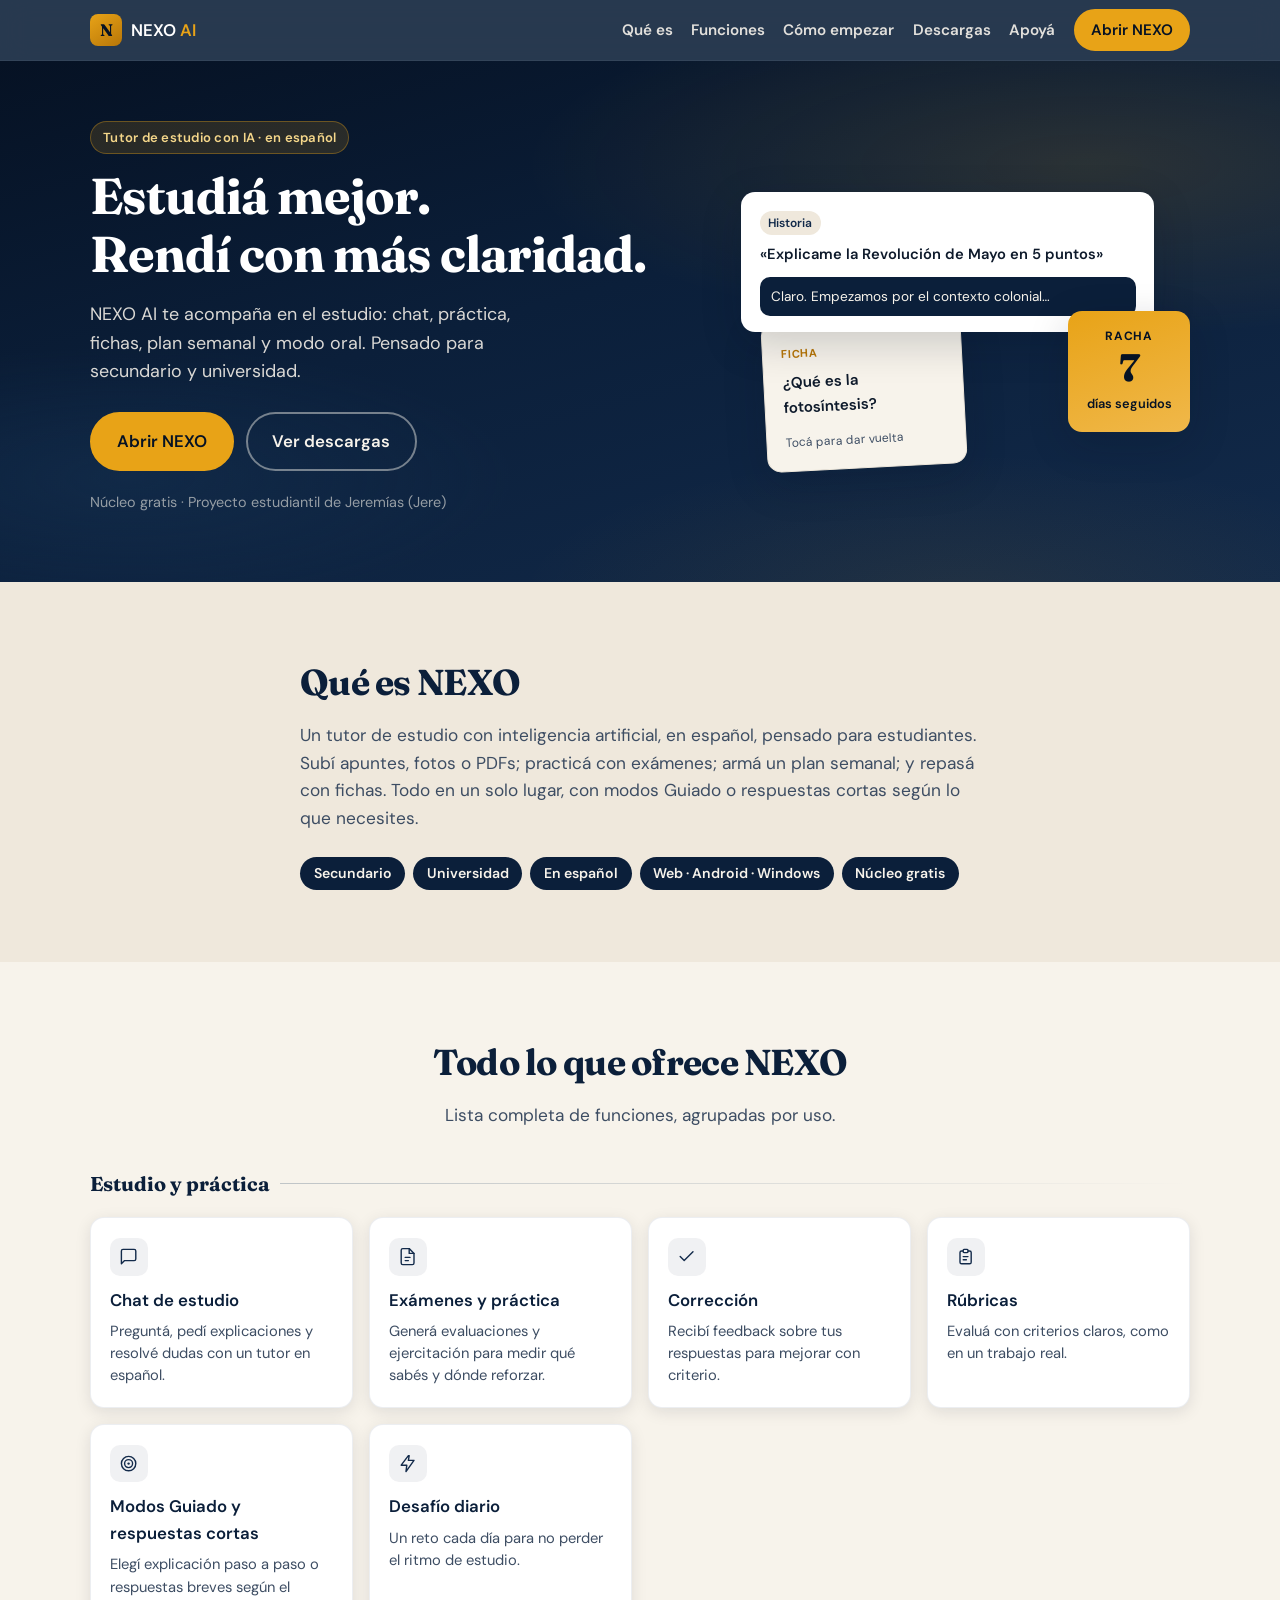
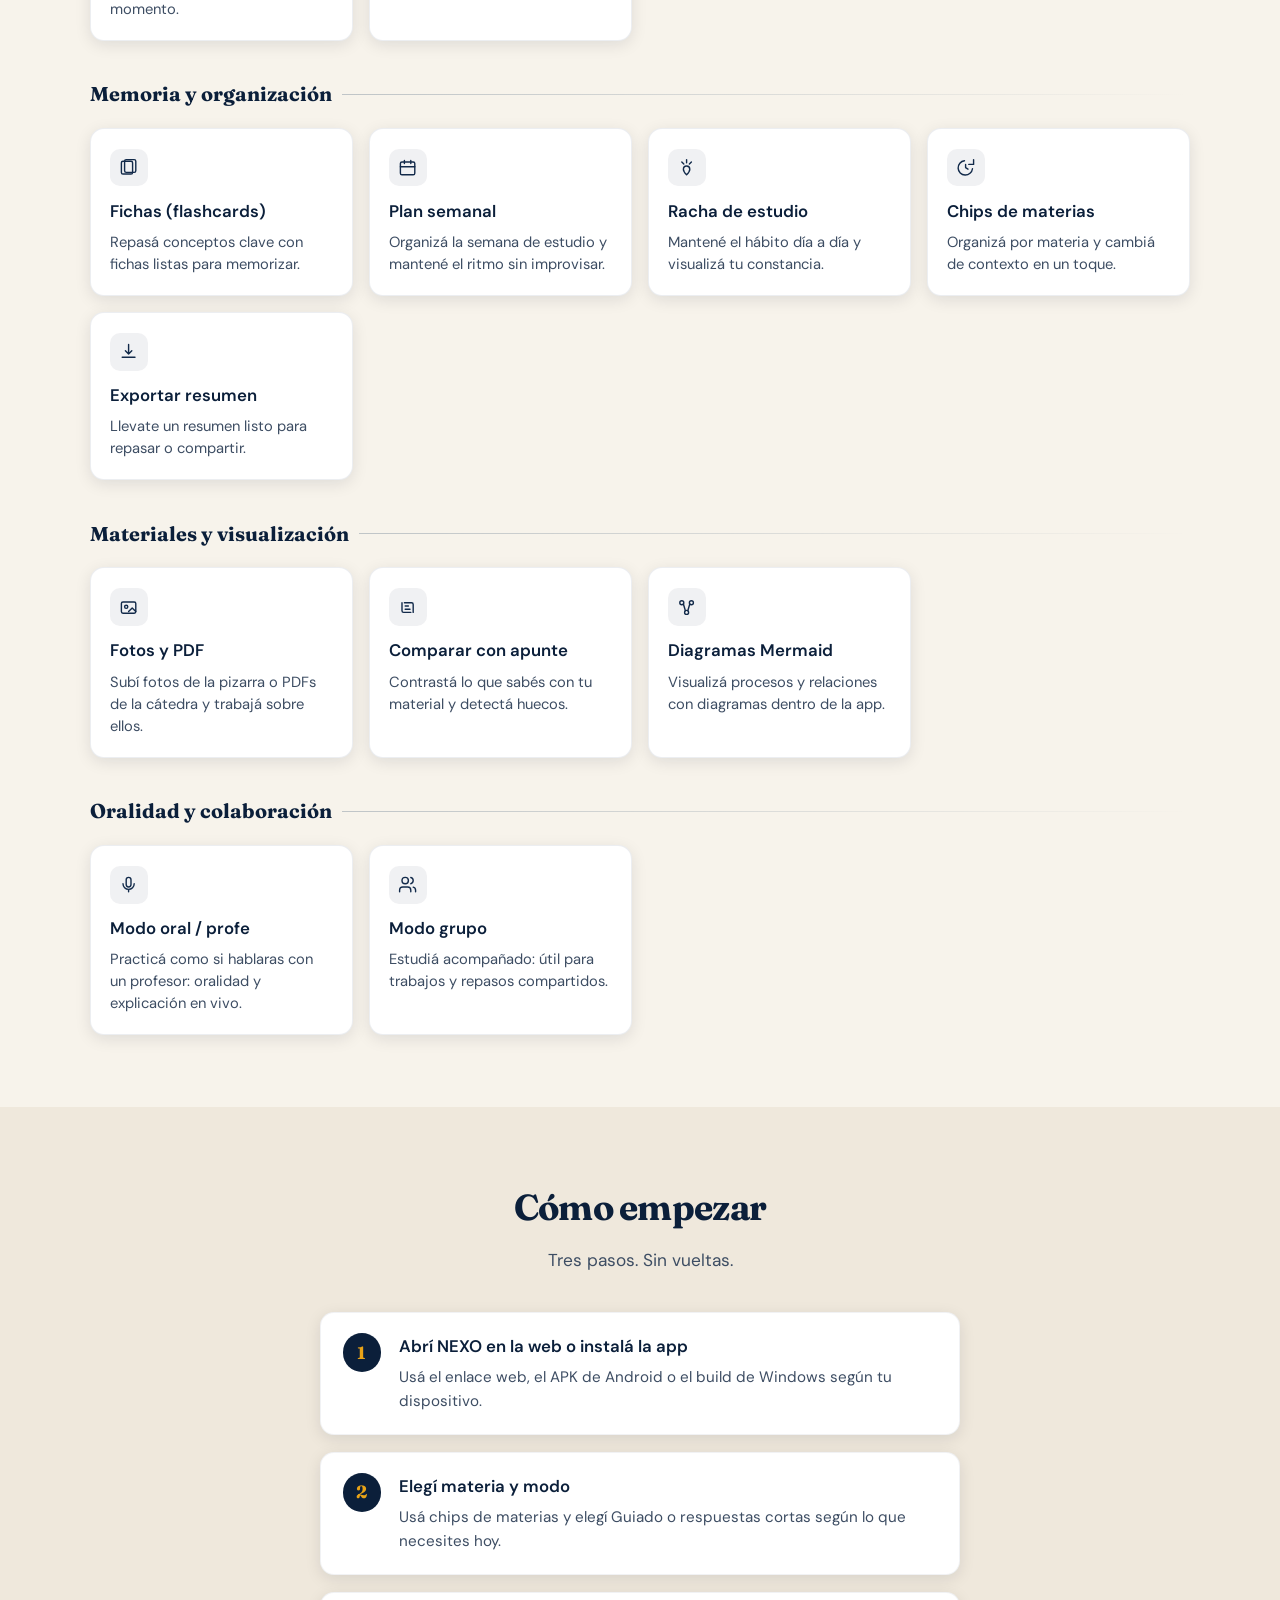
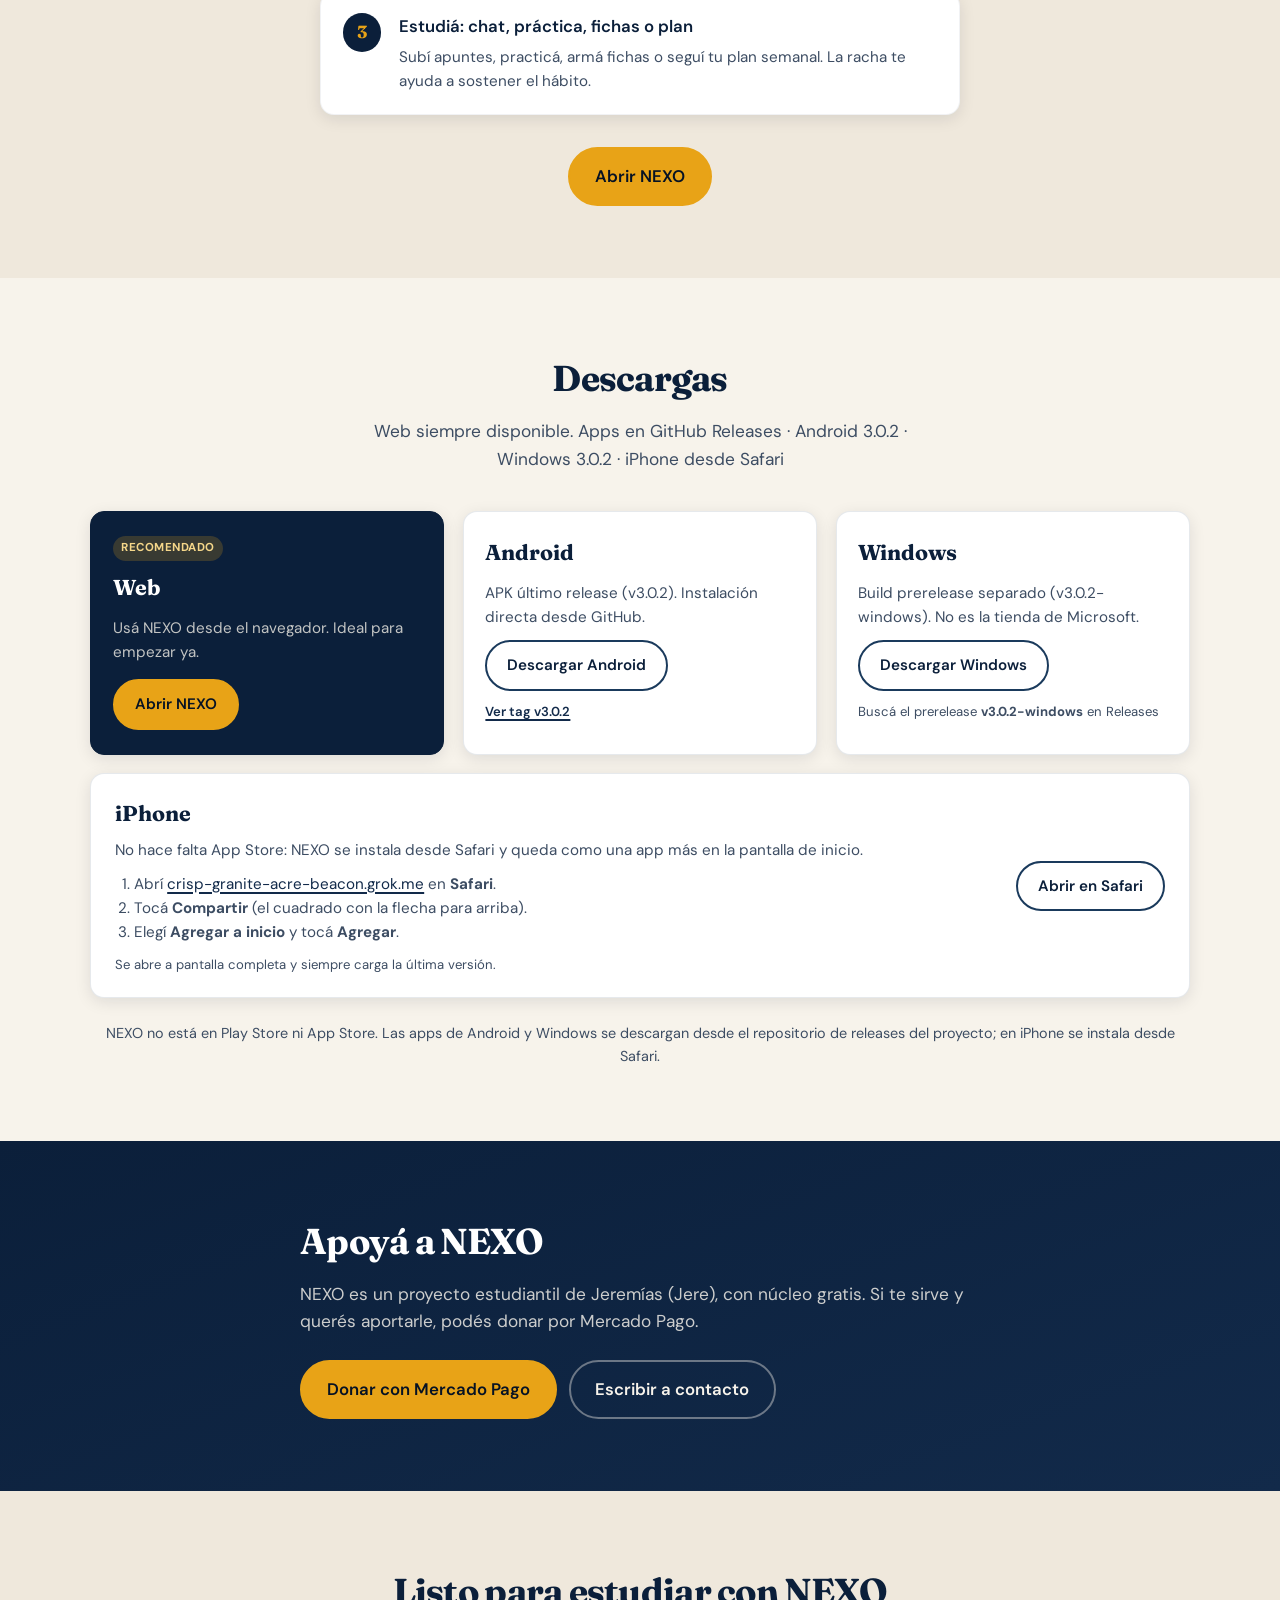
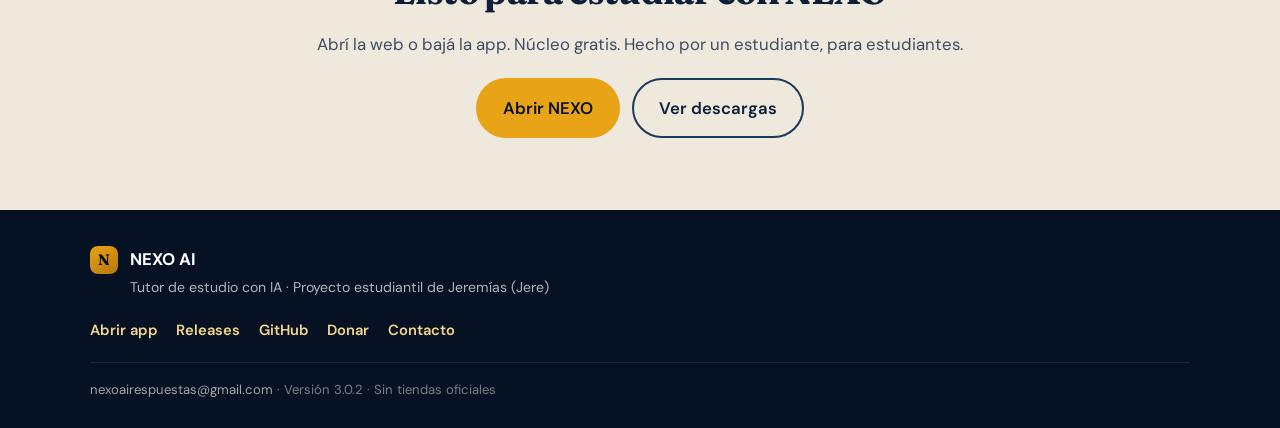
<file: docs/index.html>
<!DOCTYPE html>
<html lang="es-AR">
<head>
  <meta charset="UTF-8">
  <meta name="viewport" content="width=device-width, initial-scale=1">
  <meta name="description" content="NEXO AI — tutor de estudio con IA en español. Chat, exámenes, flashcards, plan semanal y más para estudiantes de secundario y universidad.">
  <meta name="theme-color" content="#0b1f3a">
  <meta property="og:type" content="website">
  <meta property="og:locale" content="es_AR">
  <meta property="og:title" content="NEXO AI — Tutor de estudio con IA">
  <meta property="og:description" content="Tutor de estudio con IA en español. Chat, práctica, fichas, plan semanal y modo oral. Núcleo gratis · Web, Android y Windows.">
  <meta property="og:url" content="https://jeremias0707.github.io/nexo-ai-descargas/">
  <meta name="twitter:card" content="summary">
  <meta name="twitter:title" content="NEXO AI — Tutor de estudio con IA">
  <meta name="twitter:description" content="Tutor de estudio con IA en español. Chat, práctica, fichas y plan semanal. Núcleo gratis.">
  <title>NEXO AI — Tutor de estudio con IA</title>
  <link rel="icon" href="favicon.svg" type="image/svg+xml">
  <link rel="preconnect" href="https://fonts.googleapis.com">
  <link rel="preconnect" href="https://fonts.gstatic.com" crossorigin>
  <link href="https://fonts.googleapis.com/css2?family=DM+Sans:opsz,wght@9..40,400;9..40,600&family=Fraunces:opsz,wght@9..144,700&display=swap" rel="stylesheet">
  <link rel="stylesheet" href="styles.css">
</head>
<body>
  <a class="skip-link" href="#main">Saltar al contenido</a>

  <header class="site-header" id="site-header">
    <div class="container header-inner">
      <a class="logo" href="#inicio" aria-label="NEXO AI — inicio">
        <span class="logo-mark" aria-hidden="true">N</span>
        <span class="logo-text">NEXO <em>AI</em></span>
      </a>
      <button class="nav-toggle" type="button" aria-expanded="false" aria-controls="site-nav" aria-label="Abrir menú">
        <span class="nav-toggle-bar" aria-hidden="true"></span>
        <span class="nav-toggle-bar" aria-hidden="true"></span>
        <span class="nav-toggle-bar" aria-hidden="true"></span>
      </button>
      <nav id="site-nav" class="site-nav" aria-label="Principal">
        <a href="#que-es">Qué es</a>
        <a href="#funciones">Funciones</a>
        <a href="#empezar">Cómo empezar</a>
        <a href="#descargas">Descargas</a>
        <a href="#apoyo">Apoyá</a>
        <a class="btn btn-sm btn-primary" href="https://crisp-granite-acre-beacon.grok.me" target="_blank" rel="noopener noreferrer">Abrir NEXO</a>
      </nav>
    </div>
  </header>

  <main id="main">
    <!-- HERO -->
    <section id="inicio" class="hero">
      <div class="hero-glow" aria-hidden="true"></div>
      <div class="container hero-grid">
        <div class="hero-copy">
          <p class="eyebrow">Tutor de estudio con IA · en español</p>
          <h1>Estudiá mejor.<br>Rendí con más claridad.</h1>
          <p class="lead">
            NEXO AI te acompaña en el estudio: chat, práctica, fichas, plan semanal y modo oral.
            Pensado para secundario y universidad.
          </p>
          <div class="hero-ctas">
            <a class="btn btn-primary btn-lg" href="https://crisp-granite-acre-beacon.grok.me" target="_blank" rel="noopener noreferrer">Abrir NEXO</a>
            <a class="btn btn-secondary btn-lg" href="#descargas">Ver descargas</a>
          </div>
          <p class="hero-note">Núcleo gratis · Proyecto estudiantil de Jeremías (Jere)</p>
        </div>
        <div class="hero-visual" aria-hidden="true">
          <div class="card-stack">
            <div class="float-card card-chat">
              <span class="chip">Historia</span>
              <p>«Explicame la Revolución de Mayo en 5 puntos»</p>
              <div class="reply">Claro. Empezamos por el contexto colonial…</div>
            </div>
            <div class="float-card card-streak">
              <strong>Racha</strong>
              <span class="streak-num">7</span>
              <span>días seguidos</span>
            </div>
            <div class="float-card card-flash">
              <span class="label">Ficha</span>
              <p>¿Qué es la fotosíntesis?</p>
              <span class="hint">Tocá para dar vuelta</span>
            </div>
          </div>
        </div>
      </div>
    </section>

    <!-- QUÉ ES -->
    <section id="que-es" class="section section-alt">
      <div class="container narrow">
        <h2>Qué es NEXO</h2>
        <p class="section-lead">
          Un tutor de estudio con inteligencia artificial, en español, pensado para estudiantes.
          Subí apuntes, fotos o PDFs; practicá con exámenes; armá un plan semanal; y repasá con fichas.
          Todo en un solo lugar, con modos Guiado o respuestas cortas según lo que necesites.
        </p>
        <ul class="pill-list">
          <li>Secundario</li>
          <li>Universidad</li>
          <li>En español</li>
          <li>Web · Android · Windows</li>
          <li>Núcleo gratis</li>
        </ul>
      </div>
    </section>

    <!-- FUNCIONES -->
    <section id="funciones" class="section">
      <div class="container">
        <header class="section-head">
          <h2>Todo lo que ofrece NEXO</h2>
          <p>Lista completa de funciones, agrupadas por uso.</p>
        </header>

        <div class="feature-group">
          <h3 class="feature-group-title">Estudio y práctica</h3>
          <div class="features-grid">
            <article class="feature">
              <div class="feature-icon" aria-hidden="true">
                <svg viewBox="0 0 24 24" fill="none" stroke="currentColor" stroke-width="1.75" stroke-linecap="round" stroke-linejoin="round"><path d="M21 15a2 2 0 0 1-2 2H7l-4 4V5a2 2 0 0 1 2-2h14a2 2 0 0 1 2 2z"/></svg>
              </div>
              <h3>Chat de estudio</h3>
              <p>Preguntá, pedí explicaciones y resolvé dudas con un tutor en español.</p>
            </article>
            <article class="feature">
              <div class="feature-icon" aria-hidden="true">
                <svg viewBox="0 0 24 24" fill="none" stroke="currentColor" stroke-width="1.75" stroke-linecap="round" stroke-linejoin="round"><path d="M14 2H6a2 2 0 0 0-2 2v16a2 2 0 0 0 2 2h12a2 2 0 0 0 2-2V8z"/><path d="M14 2v6h6M9 13h6M9 17h4"/></svg>
              </div>
              <h3>Exámenes y práctica</h3>
              <p>Generá evaluaciones y ejercitación para medir qué sabés y dónde reforzar.</p>
            </article>
            <article class="feature">
              <div class="feature-icon" aria-hidden="true">
                <svg viewBox="0 0 24 24" fill="none" stroke="currentColor" stroke-width="1.75" stroke-linecap="round" stroke-linejoin="round"><path d="M20 6 9 17l-5-5"/></svg>
              </div>
              <h3>Corrección</h3>
              <p>Recibí feedback sobre tus respuestas para mejorar con criterio.</p>
            </article>
            <article class="feature">
              <div class="feature-icon" aria-hidden="true">
                <svg viewBox="0 0 24 24" fill="none" stroke="currentColor" stroke-width="1.75" stroke-linecap="round" stroke-linejoin="round"><path d="M9 5H7a2 2 0 0 0-2 2v12a2 2 0 0 0 2 2h10a2 2 0 0 0 2-2V7a2 2 0 0 0-2-2h-2"/><rect x="9" y="3" width="6" height="4" rx="1"/><path d="M9 12h6M9 16h4"/></svg>
              </div>
              <h3>Rúbricas</h3>
              <p>Evaluá con criterios claros, como en un trabajo real.</p>
            </article>
            <article class="feature">
              <div class="feature-icon" aria-hidden="true">
                <svg viewBox="0 0 24 24" fill="none" stroke="currentColor" stroke-width="1.75" stroke-linecap="round" stroke-linejoin="round"><circle cx="12" cy="12" r="9"/><circle cx="12" cy="12" r="5"/><circle cx="12" cy="12" r="1.5" fill="currentColor" stroke="none"/></svg>
              </div>
              <h3>Modos Guiado y respuestas cortas</h3>
              <p>Elegí explicación paso a paso o respuestas breves según el momento.</p>
            </article>
            <article class="feature">
              <div class="feature-icon" aria-hidden="true">
                <svg viewBox="0 0 24 24" fill="none" stroke="currentColor" stroke-width="1.75" stroke-linecap="round" stroke-linejoin="round"><path d="M13 2 4 14h7l-1 8 10-14h-7l1-6z"/></svg>
              </div>
              <h3>Desafío diario</h3>
              <p>Un reto cada día para no perder el ritmo de estudio.</p>
            </article>
          </div>
        </div>

        <div class="feature-group">
          <h3 class="feature-group-title">Memoria y organización</h3>
          <div class="features-grid">
            <article class="feature">
              <div class="feature-icon" aria-hidden="true">
                <svg viewBox="0 0 24 24" fill="none" stroke="currentColor" stroke-width="1.75" stroke-linecap="round" stroke-linejoin="round"><rect x="3" y="4" width="14" height="16" rx="2"/><rect x="7" y="2" width="14" height="16" rx="2"/></svg>
              </div>
              <h3>Fichas (flashcards)</h3>
              <p>Repasá conceptos clave con fichas listas para memorizar.</p>
            </article>
            <article class="feature">
              <div class="feature-icon" aria-hidden="true">
                <svg viewBox="0 0 24 24" fill="none" stroke="currentColor" stroke-width="1.75" stroke-linecap="round" stroke-linejoin="round"><rect x="3" y="5" width="18" height="16" rx="2"/><path d="M8 3v4M16 3v4M3 11h18"/></svg>
              </div>
              <h3>Plan semanal</h3>
              <p>Organizá la semana de estudio y mantené el ritmo sin improvisar.</p>
            </article>
            <article class="feature">
              <div class="feature-icon" aria-hidden="true">
                <svg viewBox="0 0 24 24" fill="none" stroke="currentColor" stroke-width="1.75" stroke-linecap="round" stroke-linejoin="round"><path d="M12 2v4M8.5 7.5 6 5M15.5 7.5 18 5"/><path d="M8 14c0-2.2 1.8-4 4-4s4 1.8 4 4c0 3-4 7-4 7s-4-4-4-7z"/></svg>
              </div>
              <h3>Racha de estudio</h3>
              <p>Mantené el hábito día a día y visualizá tu constancia.</p>
            </article>
            <article class="feature">
              <div class="feature-icon" aria-hidden="true">
                <svg viewBox="0 0 24 24" fill="none" stroke="currentColor" stroke-width="1.75" stroke-linecap="round" stroke-linejoin="round"><path d="M20.6 13.4A9 9 0 1 1 10.6 3.4"/><path d="M22 2v6h-6M12 8v4l3 2"/></svg>
              </div>
              <h3>Chips de materias</h3>
              <p>Organizá por materia y cambiá de contexto en un toque.</p>
            </article>
            <article class="feature">
              <div class="feature-icon" aria-hidden="true">
                <svg viewBox="0 0 24 24" fill="none" stroke="currentColor" stroke-width="1.75" stroke-linecap="round" stroke-linejoin="round"><path d="M12 3v12M8 11l4 4 4-4"/><path d="M4 19h16"/></svg>
              </div>
              <h3>Exportar resumen</h3>
              <p>Llevate un resumen listo para repasar o compartir.</p>
            </article>
          </div>
        </div>

        <div class="feature-group">
          <h3 class="feature-group-title">Materiales y visualización</h3>
          <div class="features-grid">
            <article class="feature">
              <div class="feature-icon" aria-hidden="true">
                <svg viewBox="0 0 24 24" fill="none" stroke="currentColor" stroke-width="1.75" stroke-linecap="round" stroke-linejoin="round"><rect x="3" y="5" width="18" height="14" rx="2"/><circle cx="9" cy="11" r="2"/><path d="m21 17-4.5-4.5L12 17"/></svg>
              </div>
              <h3>Fotos y PDF</h3>
              <p>Subí fotos de la pizarra o PDFs de la cátedra y trabajá sobre ellos.</p>
            </article>
            <article class="feature">
              <div class="feature-icon" aria-hidden="true">
                <svg viewBox="0 0 24 24" fill="none" stroke="currentColor" stroke-width="1.75" stroke-linecap="round" stroke-linejoin="round"><path d="M8 6h9a2 2 0 0 1 2 2v10"/><path d="M16 18H7a2 2 0 0 1-2-2V6"/><path d="M9 10h4M9 14h6"/></svg>
              </div>
              <h3>Comparar con apunte</h3>
              <p>Contrastá lo que sabés con tu material y detectá huecos.</p>
            </article>
            <article class="feature">
              <div class="feature-icon" aria-hidden="true">
                <svg viewBox="0 0 24 24" fill="none" stroke="currentColor" stroke-width="1.75" stroke-linecap="round" stroke-linejoin="round"><circle cx="6" cy="6" r="2.5"/><circle cx="18" cy="6" r="2.5"/><circle cx="12" cy="18" r="2.5"/><path d="M8 7.5 10.5 16M16 7.5 13.5 16"/></svg>
              </div>
              <h3>Diagramas Mermaid</h3>
              <p>Visualizá procesos y relaciones con diagramas dentro de la app.</p>
            </article>
          </div>
        </div>

        <div class="feature-group">
          <h3 class="feature-group-title">Oralidad y colaboración</h3>
          <div class="features-grid">
            <article class="feature">
              <div class="feature-icon" aria-hidden="true">
                <svg viewBox="0 0 24 24" fill="none" stroke="currentColor" stroke-width="1.75" stroke-linecap="round" stroke-linejoin="round"><path d="M12 3a3 3 0 0 0-3 3v6a3 3 0 0 0 6 0V6a3 3 0 0 0-3-3z"/><path d="M19 11a7 7 0 0 1-14 0M12 18v3"/></svg>
              </div>
              <h3>Modo oral / profe</h3>
              <p>Practicá como si hablaras con un profesor: oralidad y explicación en vivo.</p>
            </article>
            <article class="feature">
              <div class="feature-icon" aria-hidden="true">
                <svg viewBox="0 0 24 24" fill="none" stroke="currentColor" stroke-width="1.75" stroke-linecap="round" stroke-linejoin="round"><path d="M16 21v-2a4 4 0 0 0-4-4H6a4 4 0 0 0-4 4v2"/><circle cx="9" cy="7" r="4"/><path d="M22 21v-2a4 4 0 0 0-3-3.87M16 3.13a4 4 0 0 1 0 7.75"/></svg>
              </div>
              <h3>Modo grupo</h3>
              <p>Estudiá acompañado: útil para trabajos y repasos compartidos.</p>
            </article>
          </div>
        </div>
      </div>
    </section>

    <!-- CÓMO EMPEZAR -->
    <section id="empezar" class="section section-alt">
      <div class="container">
        <header class="section-head">
          <h2>Cómo empezar</h2>
          <p>Tres pasos. Sin vueltas.</p>
        </header>
        <ol class="steps">
          <li>
            <span class="step-num">1</span>
            <div>
              <h3>Abrí NEXO en la web o instalá la app</h3>
              <p>Usá el enlace web, el APK de Android o el build de Windows según tu dispositivo.</p>
            </div>
          </li>
          <li>
            <span class="step-num">2</span>
            <div>
              <h3>Elegí materia y modo</h3>
              <p>Usá chips de materias y elegí Guiado o respuestas cortas según lo que necesites hoy.</p>
            </div>
          </li>
          <li>
            <span class="step-num">3</span>
            <div>
              <h3>Estudiá: chat, práctica, fichas o plan</h3>
              <p>Subí apuntes, practicá, armá fichas o seguí tu plan semanal. La racha te ayuda a sostener el hábito.</p>
            </div>
          </li>
        </ol>
        <div class="steps-cta">
          <a class="btn btn-primary btn-lg" href="https://crisp-granite-acre-beacon.grok.me" target="_blank" rel="noopener noreferrer">Abrir NEXO</a>
        </div>
      </div>
    </section>

    <!-- DESCARGAS -->
    <section id="descargas" class="section">
      <div class="container">
        <header class="section-head">
          <h2>Descargas</h2>
          <p>Web siempre disponible. Apps en GitHub Releases · Android 3.0.2 · Windows 3.0.2 · iPhone desde Safari</p>
        </header>
        <div class="download-grid">
          <article class="download-card featured">
            <span class="download-badge">Recomendado</span>
            <h3>Web</h3>
            <p>Usá NEXO desde el navegador. Ideal para empezar ya.</p>
            <a class="btn btn-primary" href="https://crisp-granite-acre-beacon.grok.me" target="_blank" rel="noopener noreferrer">Abrir NEXO</a>
          </article>
          <article class="download-card">
            <h3>Android</h3>
            <p>APK último release (v3.0.2). Instalación directa desde GitHub.</p>
            <a class="btn btn-secondary" href="https://github.com/jeremias0707/nexo-ai-descargas/releases/latest" target="_blank" rel="noopener noreferrer">Descargar Android</a>
            <p class="download-meta"><a href="https://github.com/jeremias0707/nexo-ai-descargas/releases/tag/v3.0.2" target="_blank" rel="noopener noreferrer">Ver tag v3.0.2</a></p>
          </article>
          <article class="download-card">
            <h3>Windows</h3>
            <p>Build prerelease separado (v3.0.2-windows). No es la tienda de Microsoft.</p>
            <a class="btn btn-secondary" href="https://github.com/jeremias0707/nexo-ai-descargas/releases" target="_blank" rel="noopener noreferrer">Descargar Windows</a>
            <p class="download-meta">Buscá el prerelease <strong>v3.0.2-windows</strong> en Releases</p>
          </article>
        </div>
        <div class="iphone-card" id="iphone">
          <div>
            <h3>iPhone</h3>
            <p>No hace falta App Store: NEXO se instala desde Safari y queda como una app más en la pantalla de inicio.</p>
            <ol class="iphone-steps">
              <li>Abrí <a href="https://crisp-granite-acre-beacon.grok.me" target="_blank" rel="noopener noreferrer">crisp-granite-acre-beacon.grok.me</a> en <strong>Safari</strong>.</li>
              <li>Tocá <strong>Compartir</strong> (el cuadrado con la flecha para arriba).</li>
              <li>Elegí <strong>Agregar a inicio</strong> y tocá <strong>Agregar</strong>.</li>
            </ol>
            <p class="download-meta">Se abre a pantalla completa y siempre carga la última versión.</p>
          </div>
          <a class="btn btn-secondary" href="https://crisp-granite-acre-beacon.grok.me" target="_blank" rel="noopener noreferrer">Abrir en Safari</a>
        </div>
        <p class="store-note">NEXO no está en Play Store ni App Store. Las apps de Android y Windows se descargan desde el repositorio de releases del proyecto; en iPhone se instala desde Safari.</p>
      </div>
    </section>

    <!-- APOYÁ -->
    <section id="apoyo" class="section apoyo">
      <div class="container narrow">
        <h2>Apoyá a NEXO</h2>
        <p class="section-lead">
          NEXO es un proyecto estudiantil de Jeremías (Jere), con núcleo gratis.
          Si te sirve y querés aportarle, podés donar por Mercado Pago.
        </p>
        <div class="apoyo-actions">
          <a class="btn btn-primary btn-lg" href="https://link.mercadopago.com.ar/donacionesnexo" target="_blank" rel="noopener noreferrer">Donar con Mercado Pago</a>
          <a class="btn btn-ghost btn-lg" href="mailto:nexoairespuestas@gmail.com">Escribir a contacto</a>
        </div>
      </div>
    </section>

    <!-- CTA FINAL -->
    <section class="section cta-band" aria-labelledby="cta-final-title">
      <div class="container narrow cta-inner">
        <h2 id="cta-final-title">Listo para estudiar con NEXO</h2>
        <p>Abrí la web o bajá la app. Núcleo gratis. Hecho por un estudiante, para estudiantes.</p>
        <div class="hero-ctas">
          <a class="btn btn-primary btn-lg" href="https://crisp-granite-acre-beacon.grok.me" target="_blank" rel="noopener noreferrer">Abrir NEXO</a>
          <a class="btn btn-ghost btn-lg" href="#descargas">Ver descargas</a>
        </div>
      </div>
    </section>
  </main>

  <footer class="site-footer">
    <div class="container footer-inner">
      <div class="footer-brand">
        <span class="logo-mark sm" aria-hidden="true">N</span>
        <div>
          <strong>NEXO AI</strong>
          <p>Tutor de estudio con IA · Proyecto estudiantil de Jeremías (Jere)</p>
        </div>
      </div>
      <nav class="footer-nav" aria-label="Pie de página">
        <a href="https://crisp-granite-acre-beacon.grok.me" target="_blank" rel="noopener noreferrer">Abrir app</a>
        <a href="https://github.com/jeremias0707/nexo-ai-descargas/releases" target="_blank" rel="noopener noreferrer">Releases</a>
        <a href="https://github.com/jeremias0707" target="_blank" rel="noopener noreferrer">GitHub</a>
        <a href="https://link.mercadopago.com.ar/donacionesnexo" target="_blank" rel="noopener noreferrer">Donar</a>
        <a href="mailto:nexoairespuestas@gmail.com">Contacto</a>
      </nav>
      <p class="footer-meta">
        <a href="mailto:nexoairespuestas@gmail.com">nexoairespuestas@gmail.com</a>
        · Versión 3.0.2 · Sin tiendas oficiales
      </p>
    </div>
  </footer>

  <script src="script.js" defer></script>
</body>
</html>
</file>
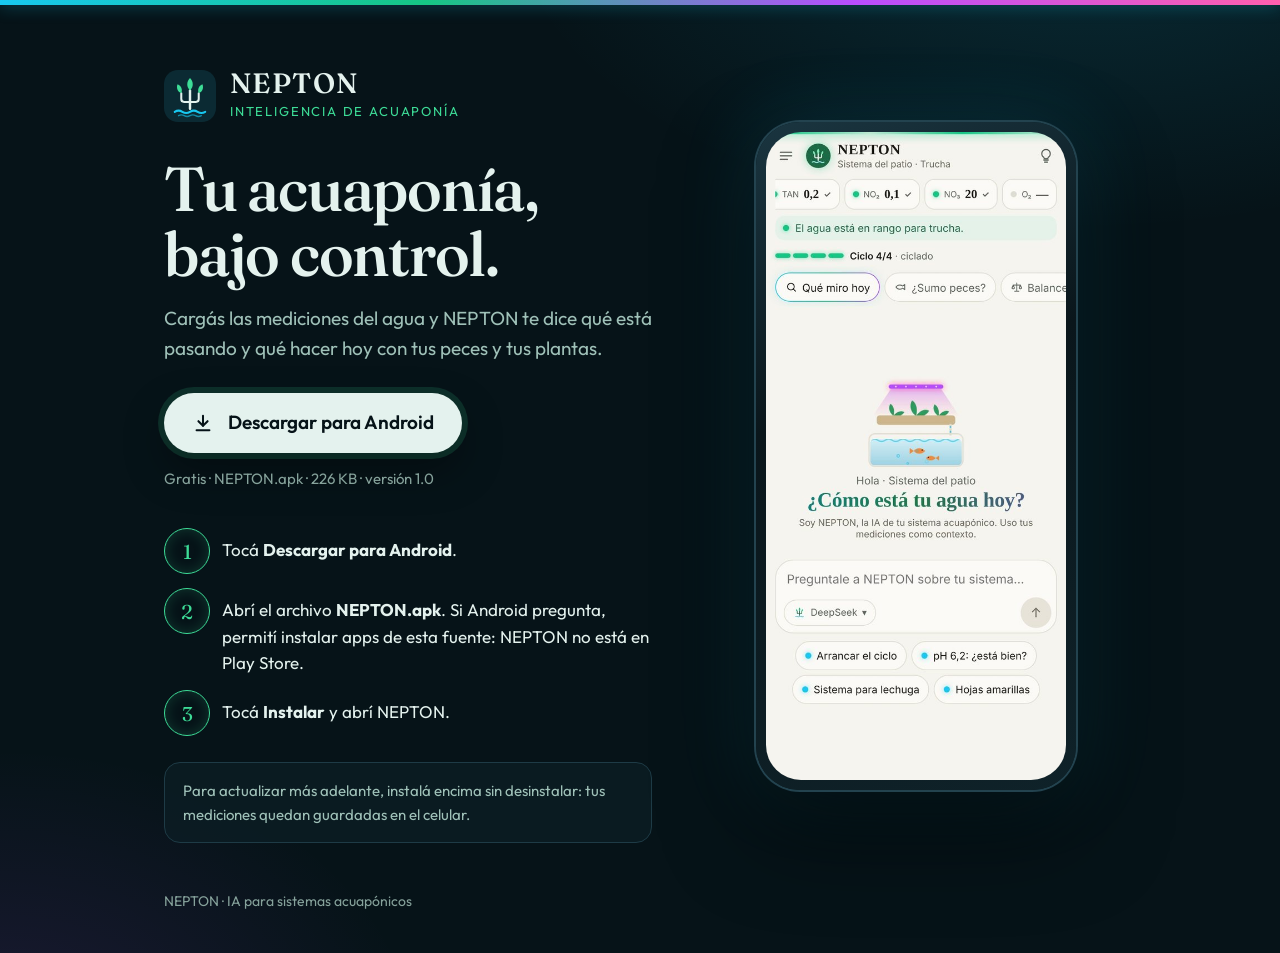
<file: docs/nepton/index.html>
<!DOCTYPE html>
<html lang="es">
<head>
<meta charset="utf-8">
<meta name="viewport" content="width=device-width, initial-scale=1">
<title>Descargar NEPTON · IA de acuaponía</title>
<meta name="description" content="NEPTON es la IA que lee el agua de tu sistema acuapónico y te dice qué hacer. Descargala gratis para Android.">
<meta property="og:title" content="NEPTON · IA de acuaponía">
<meta property="og:description" content="Cargás tus mediciones, te avisa si algo se sale de rango y te dice qué hacer. Gratis para Android.">
<meta property="og:image" content="https://jeremias0707.github.io/nexo-ai-descargas/nepton/app.jpg">
<meta property="og:url" content="https://jeremias0707.github.io/nexo-ai-descargas/nepton/">
<meta name="theme-color" content="#061318">
<link rel="icon" href="favicon.svg" type="image/svg+xml">
<link rel="preconnect" href="https://fonts.googleapis.com">
<link rel="preconnect" href="https://fonts.gstatic.com" crossorigin>
<link href="https://fonts.googleapis.com/css2?family=Fraunces:opsz,wght@9..144,560&family=Outfit:wght@400;500;600&display=swap" rel="stylesheet">
<style>
  :root { --bg:#061318; --sheet:#0c1f26; --line:#1e3b46; --ink:#e4f2ee; --moss:#9fc1b8; --muted:#86a29b; --ok:#16c784; --algae:#3ddc97; --aqua:#18c8f0; --grow:#b84dff; --pink:#ff5fae; }
  * { box-sizing:border-box; }
  html { -webkit-text-size-adjust:100%; }
  body { margin:0; background:radial-gradient(900px 500px at 85% -10%, rgba(24,200,240,.14), transparent 65%), radial-gradient(700px 500px at 0% 110%, rgba(184,77,255,.12), transparent 60%), var(--bg); color:var(--ink); font:17px/1.55 Outfit, system-ui, sans-serif; min-height:100vh; }
  .strip { height:5px; background:linear-gradient(90deg, var(--aqua), var(--ok), var(--grow), var(--pink)); box-shadow:0 0 16px rgba(24,200,240,.5); }
  main { max-width:1080px; margin:0 auto; padding:clamp(28px,5vw,64px) max(5vw,20px) 48px; display:grid; grid-template-columns:minmax(0,1.1fr) minmax(0,.9fr); gap:clamp(28px,5vw,72px); align-items:center; }
  .brand { display:flex; align-items:center; gap:14px; }
  .brand img { width:52px; height:52px; border-radius:14px; }
  .brand b { display:block; font-family:Fraunces, Georgia, serif; font-weight:560; font-size:28px; letter-spacing:.05em; line-height:1; }
  .brand span { font-size:13px; letter-spacing:.14em; text-transform:uppercase; color:var(--algae); }
  h1 { font-family:Fraunces, Georgia, serif; font-weight:560; font-size:clamp(40px,6vw,62px); line-height:1.04; letter-spacing:-.02em; margin:34px 0 18px; text-wrap:balance; }
  .lead { color:var(--moss); font-size:19px; max-width:34em; margin:0 0 30px; }
  .dl { display:inline-flex; align-items:center; gap:14px; min-height:60px; padding:0 28px; border-radius:999px; background:var(--ink); color:#061318; font-weight:600; font-size:19px; text-decoration:none; box-shadow:0 0 0 6px rgba(61,220,151,.14), 0 18px 40px rgba(0,0,0,.35); }
  .dl:hover { background:#fff; }
  .dl:focus-visible { outline:3px solid var(--aqua); outline-offset:4px; }
  .dl svg { width:22px; height:22px; flex:none; }
  .meta { margin:14px 0 0; color:var(--muted); font-size:15px; }
  ol { list-style:none; counter-reset:s; margin:38px 0 0; padding:0; display:grid; gap:14px; }
  ol li { counter-increment:s; display:grid; grid-template-columns:44px minmax(0,1fr); gap:14px; align-items:start; }
  ol li::before { content:counter(s); width:44px; height:44px; border-radius:50%; display:grid; place-items:center; font-family:Fraunces, Georgia, serif; font-size:20px; color:var(--algae); border:1.5px solid var(--algae); box-shadow:inset 0 0 14px rgba(61,220,151,.18); }
  ol li p { margin:9px 0 0; }
  .note { margin:26px 0 0; padding:16px 18px; border:1px solid var(--line); border-radius:16px; background:rgba(12,31,38,.7); color:var(--moss); font-size:15px; }
  .phone { justify-self:center; width:min(320px,78vw); border-radius:44px; padding:10px; background:linear-gradient(160deg,#1a3540,#0a161b 40%,#0f2229); box-shadow:0 0 0 2px #23434f, 0 40px 90px rgba(0,0,0,.55), 0 0 80px rgba(24,200,240,.16); }
  .phone img { display:block; width:100%; height:auto; border-radius:35px; }
  footer { max-width:1080px; margin:0 auto; padding:0 max(5vw,20px) 40px; color:var(--muted); font-size:14px; }
  @media (max-width:760px) {
    main { grid-template-columns:minmax(0,1fr); }
    .phone { width:min(250px,64vw); }
    h1 { margin-top:26px; }
    .dl { width:100%; justify-content:center; }
  }
</style>
</head>
<body>
<div class="strip" aria-hidden="true"></div>
<main>
  <section>
    <div class="brand"><img src="favicon.svg" alt=""><div><b>NEPTON</b><span>Inteligencia de acuaponía</span></div></div>
    <h1>Tu acuaponía, bajo control.</h1>
    <p class="lead">Cargás las mediciones del agua y NEPTON te dice qué está pasando y qué hacer hoy con tus peces y tus plantas.</p>
    <a class="dl" href="NEPTON.apk" download="NEPTON.apk">
      <svg viewBox="0 0 24 24" fill="none" stroke="currentColor" stroke-width="2.2" stroke-linecap="round" stroke-linejoin="round" aria-hidden="true"><path d="M12 4v11"/><path d="m7 10 5 5 5-5"/><path d="M5 20h14"/></svg>
      Descargar para Android
    </a>
    <p class="meta">Gratis · NEPTON.apk · 226 KB · versión 1.0</p>
    <ol>
      <li><p>Tocá <b>Descargar para Android</b>.</p></li>
      <li><p>Abrí el archivo <b>NEPTON.apk</b>. Si Android pregunta, permití instalar apps de esta fuente: NEPTON no está en Play Store.</p></li>
      <li><p>Tocá <b>Instalar</b> y abrí NEPTON.</p></li>
    </ol>
    <p class="note">Para actualizar más adelante, instalá encima sin desinstalar: tus mediciones quedan guardadas en el celular.</p>
  </section>
  <div class="phone"><img src="app.jpg" alt="Pantalla de NEPTON con las mediciones del agua en verde" width="540" height="1168"></div>
</main>
<footer>NEPTON · IA para sistemas acuapónicos</footer>
</body>
</html>
</file>
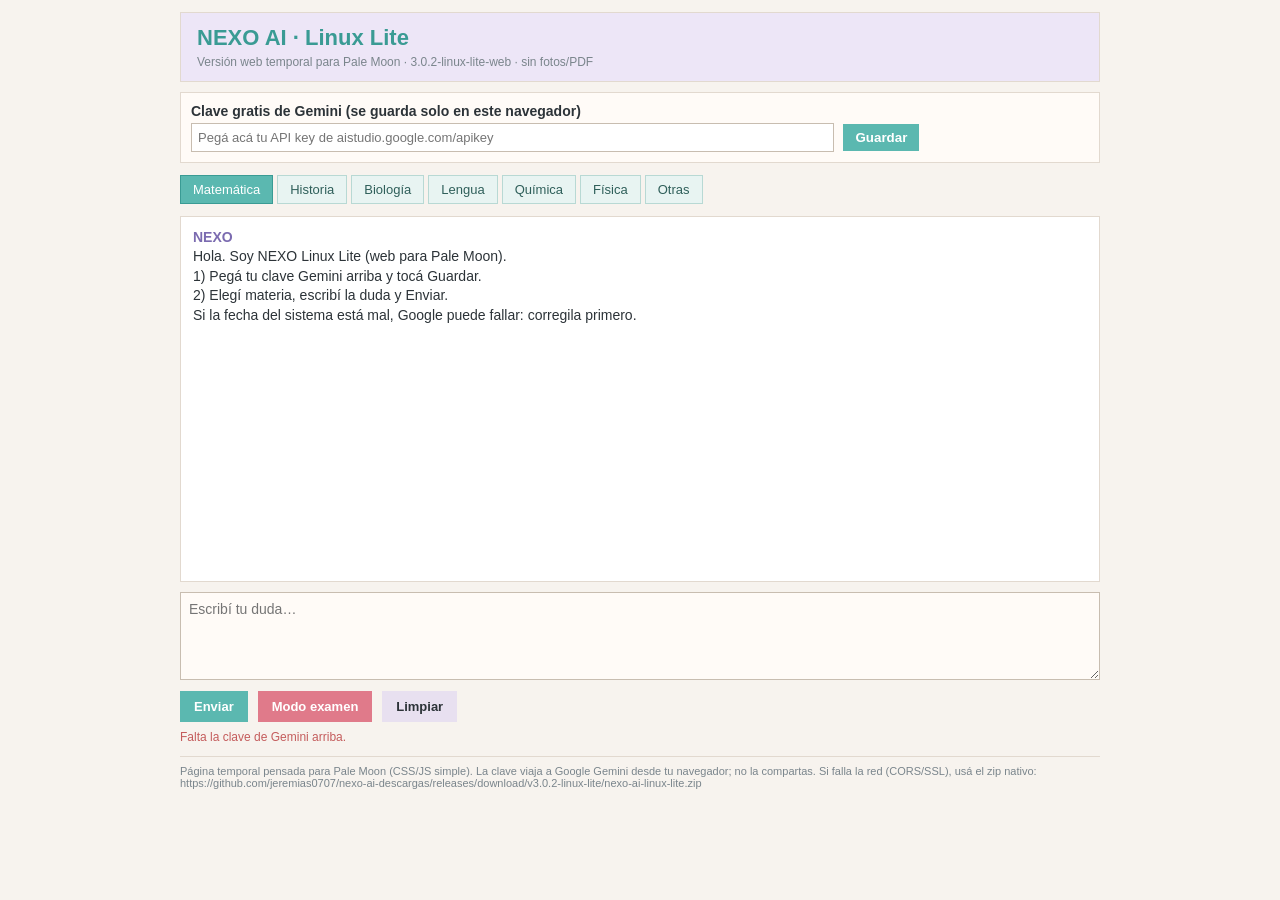
<file: docs/nexo-linux-lite.html>
<!DOCTYPE html>
<html lang="es">
<head>
<meta charset="utf-8">
<meta http-equiv="X-UA-Compatible" content="IE=edge">
<title>NEXO AI · Linux Lite (Pale Moon)</title>
<style type="text/css">
/* CSS viejo a propósito: Pale Moon / Firefox ESR viejo */
html, body { margin: 0; padding: 0; height: 100%; }
body {
  font-family: Arial, Helvetica, sans-serif;
  font-size: 14px;
  color: #2C3338;
  background: #F7F3EE;
}
#wrap { width: 920px; margin: 0 auto; padding: 12px; }
#header {
  background: #EDE6F7;
  border: 1px solid #E2D9CF;
  padding: 12px 16px;
  margin-bottom: 10px;
}
#header h1 {
  margin: 0;
  font-size: 22px;
  color: #3A9B94;
}
#header p { margin: 4px 0 0 0; color: #7A858C; font-size: 12px; }
#keybox {
  background: #FFFBF7;
  border: 1px solid #E2D9CF;
  padding: 10px;
  margin-bottom: 10px;
}
#keybox label { display: block; margin-bottom: 4px; font-weight: bold; }
#keybox input {
  width: 70%;
  padding: 6px;
  border: 1px solid #C8BDB0;
  font-size: 13px;
}
#keybox button {
  padding: 6px 12px;
  margin-left: 6px;
  background: #5BB8B0;
  color: #fff;
  border: 0;
  font-weight: bold;
  cursor: pointer;
}
#subjects { margin-bottom: 10px; }
.chip {
  display: inline-block;
  margin: 2px 4px 2px 0;
  padding: 6px 12px;
  background: #E8F4F2;
  color: #2F5F5A;
  border: 1px solid #B8D9D4;
  cursor: pointer;
  font-size: 13px;
}
.chip.on {
  background: #5BB8B0;
  color: #fff;
  border-color: #3A9B94;
}
#chat {
  background: #FFFFFF;
  border: 1px solid #E2D9CF;
  height: 340px;
  overflow: auto;
  padding: 12px;
  margin-bottom: 10px;
}
.msg { margin-bottom: 12px; }
.who { font-weight: bold; margin-bottom: 2px; }
.who.user { color: #D96B7A; }
.who.bot { color: #3A9B94; }
.who.sys { color: #7B6BB0; }
.body { white-space: pre-wrap; line-height: 1.4; }
#input {
  width: 98%;
  height: 70px;
  padding: 8px;
  border: 1px solid #C8BDB0;
  background: #FFFBF7;
  font-family: Arial, Helvetica, sans-serif;
  font-size: 14px;
}
#btns { margin-top: 8px; }
#btns button {
  padding: 8px 14px;
  margin-right: 6px;
  border: 0;
  font-weight: bold;
  cursor: pointer;
  font-size: 13px;
}
.btn-send { background: #5BB8B0; color: #fff; }
.btn-exam { background: #E07A8A; color: #fff; }
.btn-soft { background: #E8E0F0; color: #2C3338; }
#status { margin-top: 8px; font-size: 12px; color: #7A858C; }
#status.err { color: #C45C5C; }
#status.ok { color: #3D9B6E; }
#note {
  margin-top: 12px;
  font-size: 11px;
  color: #7A858C;
  border-top: 1px solid #E2D9CF;
  padding-top: 8px;
}
</style>
</head>
<body>
<div id="wrap">
  <div id="header">
    <h1>NEXO AI · Linux Lite</h1>
    <p>Versión web temporal para Pale Moon · 3.0.2-linux-lite-web · sin fotos/PDF</p>
  </div>

  <div id="keybox">
    <label for="apikey">Clave gratis de Gemini (se guarda solo en este navegador)</label>
    <input id="apikey" type="password" placeholder="Pegá acá tu API key de aistudio.google.com/apikey" />
    <button type="button" id="savekey">Guardar</button>
  </div>

  <div id="subjects"></div>
  <div id="chat"></div>
  <textarea id="input" placeholder="Escribí tu duda…"></textarea>
  <div id="btns">
    <button type="button" class="btn-send" id="btnsend">Enviar</button>
    <button type="button" class="btn-exam" id="btnexam">Modo examen</button>
    <button type="button" class="btn-soft" id="btnclear">Limpiar</button>
  </div>
  <div id="status">Listo.</div>
  <div id="note">
    Página temporal pensada para Pale Moon (CSS/JS simple).
    La clave viaja a Google Gemini desde tu navegador; no la compartas.
    Si falla la red (CORS/SSL), usá el zip nativo:
    https://github.com/jeremias0707/nexo-ai-descargas/releases/download/v3.0.2-linux-lite/nexo-ai-linux-lite.zip
  </div>
</div>

<script type="text/javascript">
(function () {
  var SUBJECTS = ["Matemática", "Historia", "Biología", "Lengua", "Química", "Física", "Otras"];
  var MODELS = [
    "gemini-flash-latest",
    "gemini-2.0-flash",
    "gemini-1.5-flash",
    "gemini-1.5-flash-8b"
  ];
  var MAX_TURNS = 12;
  var subject = SUBJECTS[0];
  var history = [];
  var busy = false;

  var chatEl = document.getElementById("chat");
  var statusEl = document.getElementById("status");
  var inputEl = document.getElementById("input");
  var subjectsEl = document.getElementById("subjects");
  var keyEl = document.getElementById("apikey");

  function setStatus(msg, kind) {
    statusEl.className = kind || "";
    statusEl.innerHTML = msg;
  }

  function appendMsg(who, text, cls) {
    var div = document.createElement("div");
    div.className = "msg";
    var w = document.createElement("div");
    w.className = "who " + cls;
    w.appendChild(document.createTextNode(who));
    var b = document.createElement("div");
    b.className = "body";
    b.appendChild(document.createTextNode(text));
    div.appendChild(w);
    div.appendChild(b);
    chatEl.appendChild(div);
    chatEl.scrollTop = chatEl.scrollHeight;
  }

  function systemPrompt(subj) {
    return "Sos NEXO, un tutor de estudio para estudiantes de secundaria/preparatoria " +
      "en Argentina/Uruguay. Hablá en español rioplatense natural (vos, dale, mirá), " +
      "claro y cercano, sin ser infantil. Materia actual: " + subj + ". " +
      "Explicá paso a paso. Si no estás seguro, decilo. No inventes datos. " +
      "No des respuestas solo para copiar en un examen: ayudá a entender. " +
      "Sé breve si alcanza. Esta es NEXO Linux Lite web (Pale Moon): sin fotos, PDF ni plan.";
  }

  function getKey() {
    var k = keyEl.value;
    if (!k && window.localStorage) {
      try { k = localStorage.getItem("nexo_gemini_key") || ""; } catch (e) {}
    }
    return (k || "").replace(/^\s+|\s+$/g, "");
  }

  function saveKey() {
    var k = keyEl.value.replace(/^\s+|\s+$/g, "");
    if (window.localStorage) {
      try { localStorage.setItem("nexo_gemini_key", k); } catch (e) {}
    }
    if (k.length < 10) setStatus("Falta la clave de Gemini.", "err");
    else setStatus("Clave guardada en este navegador · Materia: " + subject, "ok");
  }

  function buildSubjects() {
    subjectsEl.innerHTML = "";
    for (var i = 0; i < SUBJECTS.length; i++) {
      (function (name) {
        var b = document.createElement("span");
        b.className = "chip" + (name === subject ? " on" : "");
        b.appendChild(document.createTextNode(name));
        b.onclick = function () {
          subject = name;
          buildSubjects();
          setStatus("Materia: " + subject, "");
        };
        subjectsEl.appendChild(b);
      })(SUBJECTS[i]);
    }
  }

  function parseReply(raw) {
    var obj;
    try { obj = JSON.parse(raw); } catch (e) { return { err: "JSON inválido" }; }
    if (obj.error) {
      var m = obj.error.message || (typeof obj.error === "string" ? obj.error : "Error API");
      return { err: m };
    }
    var cands = obj.candidates || [];
    if (!cands.length) return { err: "Respuesta vacía" };
    var parts = (cands[0].content && cands[0].content.parts) || [];
    var texts = [];
    for (var i = 0; i < parts.length; i++) {
      if (parts[i].text) texts.push(parts[i].text);
    }
    if (!texts.length) return { err: "Sin texto" };
    return { text: texts.join("\n") };
  }

  function xhrPost(url, payload, cb) {
    var xhr = new XMLHttpRequest();
    xhr.open("POST", url, true);
    xhr.setRequestHeader("Content-Type", "application/json; charset=utf-8");
    xhr.onreadystatechange = function () {
      if (xhr.readyState !== 4) return;
      cb(xhr.status, xhr.responseText || "");
    };
    try {
      xhr.send(JSON.stringify(payload));
    } catch (e) {
      cb(0, String(e));
    }
  }

  function callGemini(userText, cb) {
    var key = getKey();
    if (!key || key.length < 10) {
      cb(null, "Falta GEMINI API key. Pegala arriba (aistudio.google.com/apikey).");
      return;
    }
    history.push({ role: "user", text: userText });
    while (history.length > MAX_TURNS * 2) history.shift();

    var contents = [];
    for (var i = 0; i < history.length; i++) {
      contents.push({
        role: history[i].role,
        parts: [{ text: history[i].text }]
      });
    }
    var payload = {
      system_instruction: { parts: [{ text: systemPrompt(subject) }] },
      contents: contents,
      generationConfig: { temperature: 0.7, maxOutputTokens: 2048 }
    };

    var idx = 0;
    function tryNext() {
      if (idx >= MODELS.length) {
        if (history.length && history[history.length - 1].role === "user") history.pop();
        cb(null, "No se pudo contactar a Gemini. Revisá internet, fecha del sistema y clave.");
        return;
      }
      var model = MODELS[idx++];
      var url = "https://generativelanguage.googleapis.com/v1beta/models/" +
        model + ":generateContent?key=" + encodeURIComponent(key);
      xhrPost(url, payload, function (code, raw) {
        if (code === 0) {
          if (history.length && history[history.length - 1].role === "user") history.pop();
          cb(null, "Error de red/CORS/SSL. En Pale Moon: corregí la fecha del PC. Alternativa: usá el zip Linux Lite.");
          return;
        }
        var parsed = parseReply(raw);
        if (code >= 200 && code < 300 && parsed.text) {
          history.push({ role: "model", text: parsed.text });
          while (history.length > MAX_TURNS * 2) history.shift();
          cb(parsed.text + "\n\n[" + model + "]", null);
          return;
        }
        if (code === 401 || code === 403) {
          if (history.length && history[history.length - 1].role === "user") history.pop();
          cb(null, "Clave inválida o sin permiso.");
          return;
        }
        if (code === 429) {
          if (history.length && history[history.length - 1].role === "user") history.pop();
          cb(null, "Límite gratis de Gemini. Probá en unos minutos.");
          return;
        }
        tryNext();
      });
    }
    tryNext();
  }

  function send() {
    if (busy) return;
    var text = inputEl.value.replace(/^\s+|\s+$/g, "");
    if (!text) return;
    inputEl.value = "";
    appendMsg("Vos", text, "user");
    busy = true;
    setStatus("Pensando…", "");
    callGemini(text, function (reply, err) {
      busy = false;
      if (reply) {
        appendMsg("NEXO", reply, "bot");
        setStatus("Listo · Materia: " + subject, "ok");
      } else {
        appendMsg("NEXO", "Error: " + err, "sys");
        setStatus(err, "err");
      }
    });
  }

  function exam() {
    if (busy) return;
    var tema = inputEl.value.replace(/^\s+|\s+$/g, "");
    if (!tema) {
      appendMsg("NEXO", "Para Modo examen: escribí un tema y tocá Modo examen.", "sys");
      return;
    }
    inputEl.value = "";
    var prompt = "Armá un mini ensayo de práctica (modo examen) sobre: " + tema + ".\n" +
      "Dadme exactamente 3 preguntas claras, numeradas 1-2-3, acordes a la materia " + subject + ".\n" +
      "Después, en una sección RESPUESTAS, poné respuestas breves comentadas.\n" +
      "Nivel secundario. Español rioplatense.";
    appendMsg("Vos", "[Modo examen] " + tema, "user");
    busy = true;
    setStatus("Armando 3 preguntas…", "");
    callGemini(prompt, function (reply, err) {
      busy = false;
      if (reply) {
        appendMsg("NEXO examen", reply, "bot");
        setStatus("Listo · Materia: " + subject, "ok");
      } else {
        appendMsg("NEXO", "Error: " + err, "sys");
        setStatus(err, "err");
      }
    });
  }

  function clearChat() {
    history = [];
    chatEl.innerHTML = "";
    appendMsg("NEXO", "Chat limpio. Elegí materia y preguntá de nuevo.", "sys");
  }

  document.getElementById("savekey").onclick = saveKey;
  document.getElementById("btnsend").onclick = send;
  document.getElementById("btnexam").onclick = exam;
  document.getElementById("btnclear").onclick = clearChat;

  if (window.localStorage) {
    try {
      var saved = localStorage.getItem("nexo_gemini_key") || "";
      if (saved) keyEl.value = saved;
    } catch (e) {}
  }

  buildSubjects();
  appendMsg("NEXO",
    "Hola. Soy NEXO Linux Lite (web para Pale Moon).\n" +
    "1) Pegá tu clave Gemini arriba y tocá Guardar.\n" +
    "2) Elegí materia, escribí la duda y Enviar.\n" +
    "Si la fecha del sistema está mal, Google puede fallar: corregila primero.",
    "sys");
  if (getKey().length >= 10) setStatus("Clave detectada · Materia: " + subject, "ok");
  else setStatus("Falta la clave de Gemini arriba.", "err");
})();
</script>
</body>
</html>
</file>
<file: docs/styles.css>
/* NEXO AI landing — deep navy + warm amber accent */
:root {
  --navy-950: #061224;
  --navy-900: #0b1f3a;
  --navy-800: #122a4a;
  --navy-700: #1a3a5c;
  --cream: #f7f3eb;
  --cream-2: #efe8dc;
  --ink: #0e1a2b;
  --ink-muted: #3d4d63;
  --amber: #e8a317;
  --amber-deep: #b87608;
  --amber-soft: #f5d78a;
  --white: #ffffff;
  --radius: 14px;
  --radius-sm: 10px;
  --shadow: 0 12px 40px rgba(6, 18, 36, 0.18);
  --shadow-sm: 0 4px 16px rgba(6, 18, 36, 0.1);
  --font: "DM Sans", system-ui, -apple-system, "Segoe UI", Roboto, Ubuntu, Cantarell, sans-serif;
  --display: "Fraunces", Georgia, "Times New Roman", serif;
  --max: 1100px;
  --narrow: 680px;
  --space-section: clamp(3.25rem, 6vw, 4.5rem);
  --header-h: 3.75rem;
}

*, *::before, *::after { box-sizing: border-box; }

html {
  scroll-behavior: smooth;
  scroll-padding-top: calc(var(--header-h) + 0.75rem);
}

body {
  margin: 0;
  font-family: var(--font);
  font-size: 1.05rem;
  line-height: 1.6;
  color: var(--ink);
  background: var(--cream);
  -webkit-font-smoothing: antialiased;
}

body.nav-open {
  overflow: hidden;
}

img { max-width: 100%; height: auto; }

a {
  color: var(--navy-800);
  text-decoration-thickness: 1.5px;
  text-underline-offset: 3px;
}
a:hover { color: var(--amber-deep); }

:focus-visible {
  outline: 3px solid var(--amber);
  outline-offset: 3px;
  border-radius: 4px;
}

.skip-link {
  position: absolute;
  left: -9999px;
  top: 0;
  background: var(--amber);
  color: var(--navy-950);
  padding: 0.6rem 1rem;
  z-index: 100;
  font-weight: 600;
  border-radius: 8px;
}
.skip-link:focus { left: 0.5rem; top: 0.5rem; }

.container {
  width: min(100% - 2rem, var(--max));
  margin-inline: auto;
}
.container.narrow {
  width: min(100% - 2rem, var(--narrow));
}

/* Header */
.site-header {
  position: sticky;
  top: 0;
  z-index: 50;
  background: rgba(11, 31, 58, 0.88);
  backdrop-filter: blur(14px);
  -webkit-backdrop-filter: blur(14px);
  border-bottom: 1px solid rgba(255, 255, 255, 0.06);
  transition: box-shadow 0.2s ease, background 0.2s ease;
}

.site-header.is-scrolled {
  background: rgba(11, 31, 58, 0.96);
  box-shadow: 0 8px 24px rgba(6, 18, 36, 0.28);
}

.header-inner {
  display: flex;
  align-items: center;
  justify-content: space-between;
  gap: 1rem;
  min-height: var(--header-h);
}

.logo {
  display: inline-flex;
  align-items: center;
  gap: 0.55rem;
  text-decoration: none;
  color: var(--white);
  font-weight: 600;
}
.logo:hover { color: var(--amber-soft); }
.logo-text em {
  font-style: normal;
  color: var(--amber);
  font-weight: 600;
}

.logo-mark {
  display: grid;
  place-items: center;
  width: 2rem;
  height: 2rem;
  border-radius: 8px;
  background: linear-gradient(145deg, var(--amber), var(--amber-deep));
  color: var(--navy-950);
  font-family: var(--display);
  font-weight: 700;
  font-size: 1.05rem;
}
.logo-mark.sm {
  width: 1.75rem;
  height: 1.75rem;
  font-size: 0.95rem;
  flex-shrink: 0;
}

.nav-toggle {
  display: none;
  position: relative;
  width: 2.5rem;
  height: 2.5rem;
  padding: 0;
  border: 1px solid rgba(255, 255, 255, 0.22);
  border-radius: 8px;
  background: transparent;
  cursor: pointer;
}
.nav-toggle-bar {
  position: absolute;
  left: 0.5rem;
  right: 0.5rem;
  height: 2px;
  background: var(--cream);
  border-radius: 2px;
  transition: transform 0.2s ease, opacity 0.2s ease, top 0.2s ease;
}
.nav-toggle-bar:nth-child(1) { top: 0.7rem; }
.nav-toggle-bar:nth-child(2) { top: 1.15rem; }
.nav-toggle-bar:nth-child(3) { top: 1.6rem; }

.nav-toggle[aria-expanded="true"] .nav-toggle-bar:nth-child(1) {
  top: 1.15rem;
  transform: rotate(45deg);
}
.nav-toggle[aria-expanded="true"] .nav-toggle-bar:nth-child(2) {
  opacity: 0;
}
.nav-toggle[aria-expanded="true"] .nav-toggle-bar:nth-child(3) {
  top: 1.15rem;
  transform: rotate(-45deg);
}

.site-nav {
  display: flex;
  align-items: center;
  gap: 1.15rem;
}
.site-nav a {
  color: rgba(247, 243, 235, 0.9);
  text-decoration: none;
  font-size: 0.95rem;
  font-weight: 600;
}
.site-nav a:hover { color: var(--amber-soft); }
.site-nav a:not(.btn):focus-visible {
  outline-offset: 4px;
}
.site-nav .btn { color: var(--navy-950); }

/* Buttons */
.btn {
  display: inline-flex;
  align-items: center;
  justify-content: center;
  gap: 0.4rem;
  padding: 0.7rem 1.25rem;
  border-radius: 999px;
  font-family: inherit;
  font-weight: 600;
  font-size: 0.95rem;
  text-decoration: none;
  border: 2px solid transparent;
  cursor: pointer;
  transition: transform 0.15s ease, background 0.15s ease, border-color 0.15s ease, color 0.15s ease;
}
.btn:hover { transform: translateY(-1px); }
.btn:active { transform: translateY(0); }

.btn-primary {
  background: var(--amber);
  color: var(--navy-950);
  border-color: var(--amber);
}
.btn-primary:hover {
  background: var(--amber-soft);
  border-color: var(--amber-soft);
  color: var(--navy-950);
}

.btn-secondary {
  background: transparent;
  color: var(--navy-900);
  border-color: var(--navy-700);
}
.btn-secondary:hover {
  background: var(--navy-900);
  color: var(--cream);
  border-color: var(--navy-900);
}

.btn-ghost {
  background: transparent;
  color: var(--cream);
  border-color: rgba(247, 243, 235, 0.4);
}
.btn-ghost:hover {
  background: rgba(247, 243, 235, 0.1);
  color: var(--white);
  border-color: var(--amber-soft);
}

.btn-lg {
  padding: 0.9rem 1.55rem;
  font-size: 1.05rem;
}
.btn-sm {
  padding: 0.45rem 0.95rem;
  font-size: 0.88rem;
}

/* Hero */
.hero {
  position: relative;
  padding: clamp(2.75rem, 5vw, 3.75rem) 0 clamp(3.25rem, 6vw, 4.25rem);
  background:
    radial-gradient(ellipse 80% 60% at 85% 20%, rgba(232, 163, 23, 0.14), transparent 55%),
    radial-gradient(ellipse 60% 50% at 10% 80%, rgba(26, 58, 92, 0.35), transparent 50%),
    linear-gradient(165deg, var(--navy-950) 0%, var(--navy-900) 45%, var(--navy-800) 100%);
  color: var(--cream);
  overflow: hidden;
}

.hero-glow {
  position: absolute;
  inset: auto -10% -30% 40%;
  height: 55%;
  background: radial-gradient(ellipse at center, rgba(232, 163, 23, 0.08), transparent 70%);
  pointer-events: none;
}

.hero-grid {
  position: relative;
  display: grid;
  grid-template-columns: 1.15fr 0.85fr;
  gap: clamp(1.75rem, 4vw, 2.75rem);
  align-items: center;
}

.eyebrow {
  display: inline-block;
  margin: 0 0 0.9rem;
  padding: 0.3rem 0.75rem;
  border-radius: 999px;
  background: rgba(232, 163, 23, 0.15);
  border: 1px solid rgba(232, 163, 23, 0.35);
  color: var(--amber-soft);
  font-size: 0.82rem;
  font-weight: 600;
  letter-spacing: 0.02em;
}

.hero h1 {
  margin: 0 0 1rem;
  font-family: var(--display);
  font-size: clamp(2.15rem, 4.5vw, 3.15rem);
  font-weight: 700;
  line-height: 1.15;
  letter-spacing: -0.02em;
  color: var(--white);
}

.lead {
  margin: 0 0 1.6rem;
  font-size: 1.12rem;
  color: rgba(247, 243, 235, 0.88);
  max-width: 36ch;
}

.hero-ctas {
  display: flex;
  flex-wrap: wrap;
  gap: 0.75rem;
  margin-bottom: 1.25rem;
}

.hero .btn-secondary {
  color: var(--cream);
  border-color: rgba(247, 243, 235, 0.45);
}
.hero .btn-secondary:hover {
  background: rgba(247, 243, 235, 0.12);
  color: var(--white);
  border-color: var(--amber-soft);
}

.hero-note {
  margin: 0;
  font-size: 0.9rem;
  color: rgba(247, 243, 235, 0.58);
}

/* Hero visual cards */
.hero-visual { position: relative; min-height: 280px; }

.card-stack {
  position: relative;
  height: 100%;
  min-height: 300px;
}

.float-card {
  position: absolute;
  background: var(--white);
  color: var(--ink);
  border-radius: var(--radius);
  box-shadow: var(--shadow);
  padding: 1rem 1.15rem;
}

.card-chat {
  top: 8%;
  left: 0;
  right: 8%;
  z-index: 2;
}
.card-chat .chip {
  display: inline-block;
  margin-bottom: 0.5rem;
  padding: 0.15rem 0.55rem;
  border-radius: 999px;
  background: var(--cream-2);
  color: var(--navy-800);
  font-size: 0.75rem;
  font-weight: 600;
}
.card-chat p {
  margin: 0 0 0.65rem;
  font-size: 0.92rem;
  font-weight: 600;
}
.card-chat .reply {
  padding: 0.55rem 0.7rem;
  border-radius: var(--radius-sm);
  background: var(--navy-900);
  color: var(--cream);
  font-size: 0.85rem;
}

.card-streak {
  bottom: 12%;
  right: 0;
  z-index: 3;
  text-align: center;
  min-width: 110px;
  background: linear-gradient(160deg, var(--amber), #f0b84a);
  color: var(--navy-950);
}
.card-streak strong {
  display: block;
  font-size: 0.75rem;
  text-transform: uppercase;
  letter-spacing: 0.06em;
}
.streak-num {
  display: block;
  font-family: var(--display);
  font-size: 2.4rem;
  font-weight: 700;
  line-height: 1.1;
}
.card-streak span:last-child {
  font-size: 0.8rem;
  font-weight: 600;
}

.card-flash {
  bottom: 0;
  left: 5%;
  z-index: 1;
  max-width: 200px;
  background: var(--cream);
  border: 1px solid var(--cream-2);
  transform: rotate(-3deg);
}
.card-flash .label {
  font-size: 0.7rem;
  font-weight: 700;
  text-transform: uppercase;
  letter-spacing: 0.05em;
  color: var(--amber-deep);
}
.card-flash p {
  margin: 0.35rem 0 0.5rem;
  font-weight: 600;
  font-size: 0.95rem;
}
.card-flash .hint {
  font-size: 0.75rem;
  color: var(--ink-muted);
}

/* Sections */
.section {
  padding: var(--space-section) 0;
}
.section-alt {
  background: var(--cream-2);
}
.section-head {
  text-align: center;
  max-width: 36rem;
  margin: 0 auto 2.35rem;
}
.section-head h2,
.section h2,
.cta-band h2 {
  margin: 0 0 0.65rem;
  font-family: var(--display);
  font-size: clamp(1.7rem, 3vw, 2.25rem);
  font-weight: 700;
  letter-spacing: -0.02em;
  color: var(--navy-900);
}
.section-head p,
.section-lead {
  margin: 0;
  color: var(--ink-muted);
  font-size: 1.08rem;
}
.section-lead { margin-bottom: 1.5rem; }

.pill-list {
  display: flex;
  flex-wrap: wrap;
  gap: 0.5rem;
  list-style: none;
  margin: 0;
  padding: 0;
}
.pill-list li {
  padding: 0.35rem 0.85rem;
  border-radius: 999px;
  background: var(--navy-900);
  color: var(--cream);
  font-size: 0.88rem;
  font-weight: 600;
}

/* Feature groups */
.feature-group {
  margin-bottom: 2.35rem;
}
.feature-group:last-child { margin-bottom: 0; }
.feature-group-title {
  display: flex;
  align-items: center;
  gap: 0.65rem;
  margin: 0 0 1.1rem;
  font-family: var(--display);
  font-size: 1.25rem;
  font-weight: 700;
  color: var(--navy-900);
}
.feature-group-title::after {
  content: "";
  flex: 1;
  height: 1px;
  background: linear-gradient(90deg, rgba(26, 58, 92, 0.25), transparent);
}

.features-grid {
  display: grid;
  grid-template-columns: repeat(auto-fill, minmax(240px, 1fr));
  gap: 1rem;
}

.feature {
  background: var(--white);
  border: 1px solid rgba(18, 42, 74, 0.08);
  border-radius: var(--radius);
  padding: 1.25rem 1.2rem;
  box-shadow: var(--shadow-sm);
  transition: border-color 0.15s ease, box-shadow 0.15s ease;
  height: 100%;
}
.feature:hover {
  border-color: rgba(232, 163, 23, 0.45);
  box-shadow: 0 8px 24px rgba(6, 18, 36, 0.12);
}

.feature-icon {
  display: grid;
  place-items: center;
  width: 2.35rem;
  height: 2.35rem;
  margin-bottom: 0.7rem;
  border-radius: 10px;
  background: rgba(11, 31, 58, 0.06);
  color: var(--navy-800);
}
.feature-icon svg {
  width: 1.2rem;
  height: 1.2rem;
}

.feature h3 {
  margin: 0 0 0.4rem;
  font-size: 1.05rem;
  font-weight: 600;
  color: var(--navy-900);
}
.feature p {
  margin: 0;
  font-size: 0.92rem;
  color: var(--ink-muted);
  line-height: 1.5;
}

/* Steps */
.steps {
  list-style: none;
  margin: 0;
  padding: 0;
  display: grid;
  gap: 1.1rem;
  max-width: 640px;
  margin-inline: auto;
}
.steps li {
  display: flex;
  gap: 1.1rem;
  align-items: flex-start;
  background: var(--white);
  padding: 1.25rem 1.35rem;
  border-radius: var(--radius);
  box-shadow: var(--shadow-sm);
  border: 1px solid rgba(18, 42, 74, 0.06);
}
.step-num {
  flex-shrink: 0;
  display: grid;
  place-items: center;
  width: 2.4rem;
  height: 2.4rem;
  border-radius: 50%;
  background: var(--navy-900);
  color: var(--amber);
  font-family: var(--display);
  font-weight: 700;
  font-size: 1.1rem;
}
.steps h3 {
  margin: 0 0 0.3rem;
  font-size: 1.05rem;
  font-weight: 600;
  color: var(--navy-900);
}
.steps p {
  margin: 0;
  font-size: 0.95rem;
  color: var(--ink-muted);
}
.steps-cta {
  text-align: center;
  margin-top: 2rem;
}

/* Downloads */
.download-grid {
  display: grid;
  grid-template-columns: repeat(3, 1fr);
  gap: 1.15rem;
}
.download-card {
  position: relative;
  background: var(--white);
  border: 1px solid rgba(18, 42, 74, 0.1);
  border-radius: var(--radius);
  padding: 1.5rem 1.35rem;
  display: flex;
  flex-direction: column;
  gap: 0.65rem;
  box-shadow: var(--shadow-sm);
}
.download-card.featured {
  background: var(--navy-900);
  color: var(--cream);
  border-color: var(--navy-900);
}
.download-badge {
  align-self: flex-start;
  padding: 0.2rem 0.55rem;
  border-radius: 999px;
  background: rgba(232, 163, 23, 0.2);
  color: var(--amber-soft);
  font-size: 0.72rem;
  font-weight: 700;
  letter-spacing: 0.04em;
  text-transform: uppercase;
}
.download-card.featured h3 { color: var(--white); }
.download-card.featured p { color: rgba(247, 243, 235, 0.78); }
.download-card h3 {
  margin: 0;
  font-family: var(--display);
  font-size: 1.35rem;
  color: var(--navy-900);
}
.download-card > p { margin: 0; flex: 1; font-size: 0.95rem; color: var(--ink-muted); }
.download-card .btn { align-self: flex-start; }
.download-card.featured .btn-primary { margin-top: 0.25rem; }
.download-meta {
  margin: 0 !important;
  font-size: 0.82rem !important;
  color: var(--ink-muted) !important;
}
.download-meta a { font-weight: 600; }
.store-note {
  margin: 1.5rem 0 0;
  text-align: center;
  font-size: 0.9rem;
  color: var(--ink-muted);
}

/* Apoyo */
.apoyo {
  background: linear-gradient(160deg, var(--navy-900), var(--navy-800));
  color: var(--cream);
}
.apoyo h2 { color: var(--white); }
.apoyo .section-lead { color: rgba(247, 243, 235, 0.82); }
.apoyo-actions {
  display: flex;
  flex-wrap: wrap;
  gap: 0.75rem;
  margin-top: 1.5rem;
}

/* CTA band */
.cta-band {
  background: var(--cream-2);
  text-align: center;
}
.cta-inner p {
  margin: 0 0 1.25rem;
  color: var(--ink-muted);
}
.cta-band .hero-ctas {
  justify-content: center;
  margin-bottom: 0;
}
.cta-band .btn-ghost {
  color: var(--navy-900);
  border-color: var(--navy-700);
}
.cta-band .btn-ghost:hover {
  background: var(--navy-900);
  color: var(--cream);
  border-color: var(--navy-900);
}

/* Footer */
.site-footer {
  background: var(--navy-950);
  color: rgba(247, 243, 235, 0.72);
  padding: 2.25rem 0 1.75rem;
  font-size: 0.92rem;
}
.footer-inner {
  display: grid;
  gap: 1.25rem;
}
.footer-brand {
  display: flex;
  gap: 0.75rem;
  align-items: flex-start;
}
.footer-brand strong {
  display: block;
  color: var(--white);
  font-size: 1.05rem;
}
.footer-brand p {
  margin: 0.2rem 0 0;
  font-size: 0.88rem;
}
.footer-nav {
  display: flex;
  flex-wrap: wrap;
  gap: 0.55rem 1.15rem;
}
.footer-nav a {
  color: var(--amber-soft);
  text-decoration: none;
  font-weight: 600;
}
.footer-nav a:hover { text-decoration: underline; }
.footer-meta {
  margin: 0;
  padding-top: 1rem;
  border-top: 1px solid rgba(255, 255, 255, 0.08);
  font-size: 0.82rem;
  color: rgba(247, 243, 235, 0.48);
}
.footer-meta a {
  color: rgba(247, 243, 235, 0.65);
  text-decoration: none;
}
.footer-meta a:hover {
  color: var(--amber-soft);
  text-decoration: underline;
}

/* Responsive */
@media (max-width: 900px) {
  .hero-grid {
    grid-template-columns: 1fr;
  }
  .hero-visual {
    order: -1;
    min-height: 240px;
  }
  .card-stack { min-height: 240px; max-width: 360px; margin-inline: auto; }
  .download-grid {
    grid-template-columns: 1fr;
  }
}

@media (max-width: 720px) {
  .nav-toggle { display: block; }
  .site-nav {
    display: none;
    position: absolute;
    top: 100%;
    left: 0;
    right: 0;
    flex-direction: column;
    align-items: stretch;
    gap: 0;
    background: var(--navy-900);
    padding: 0.35rem 1rem 1rem;
    border-bottom: 1px solid rgba(255, 255, 255, 0.08);
    box-shadow: 0 16px 28px rgba(6, 18, 36, 0.35);
    max-height: calc(100vh - var(--header-h));
    overflow-y: auto;
  }
  .site-nav.is-open { display: flex; }
  .site-nav a {
    padding: 0.85rem 0.5rem;
    border-bottom: 1px solid rgba(255, 255, 235, 0.06);
  }
  .site-nav .btn {
    margin-top: 0.65rem;
    text-align: center;
    border-bottom: none;
  }
  .lead { max-width: none; }
}

@media (prefers-reduced-motion: reduce) {
  html { scroll-behavior: auto; }
  .btn,
  .feature,
  .site-header,
  .nav-toggle-bar {
    transition: none;
  }
  .btn:hover { transform: none; }
  .card-flash { transform: none; }
}

/* iPhone (instalar desde Safari) */
.iphone-card {
  margin-top: 1.15rem;
  display: flex;
  align-items: center;
  justify-content: space-between;
  gap: 1.25rem;
  padding: 1.4rem 1.5rem;
  border: 1px solid rgba(18, 42, 74, 0.1);
  border-radius: var(--radius);
  background: var(--white);
  box-shadow: var(--shadow-sm);
}
.iphone-card h3 { margin: 0 0 0.4rem; font-family: var(--display); font-size: 1.35rem; color: var(--navy-900); }
.iphone-card p, .iphone-steps { font-size: 0.95rem; color: var(--ink-muted); }
.iphone-card p { margin: 0 0 0.6rem; }
.iphone-steps { margin: 0 0 0.6rem; padding-left: 1.2rem; line-height: 1.6; }
.iphone-card .btn { flex-shrink: 0; }
@media (max-width: 760px) {
  .iphone-card { flex-direction: column; align-items: stretch; }
}
</file>
